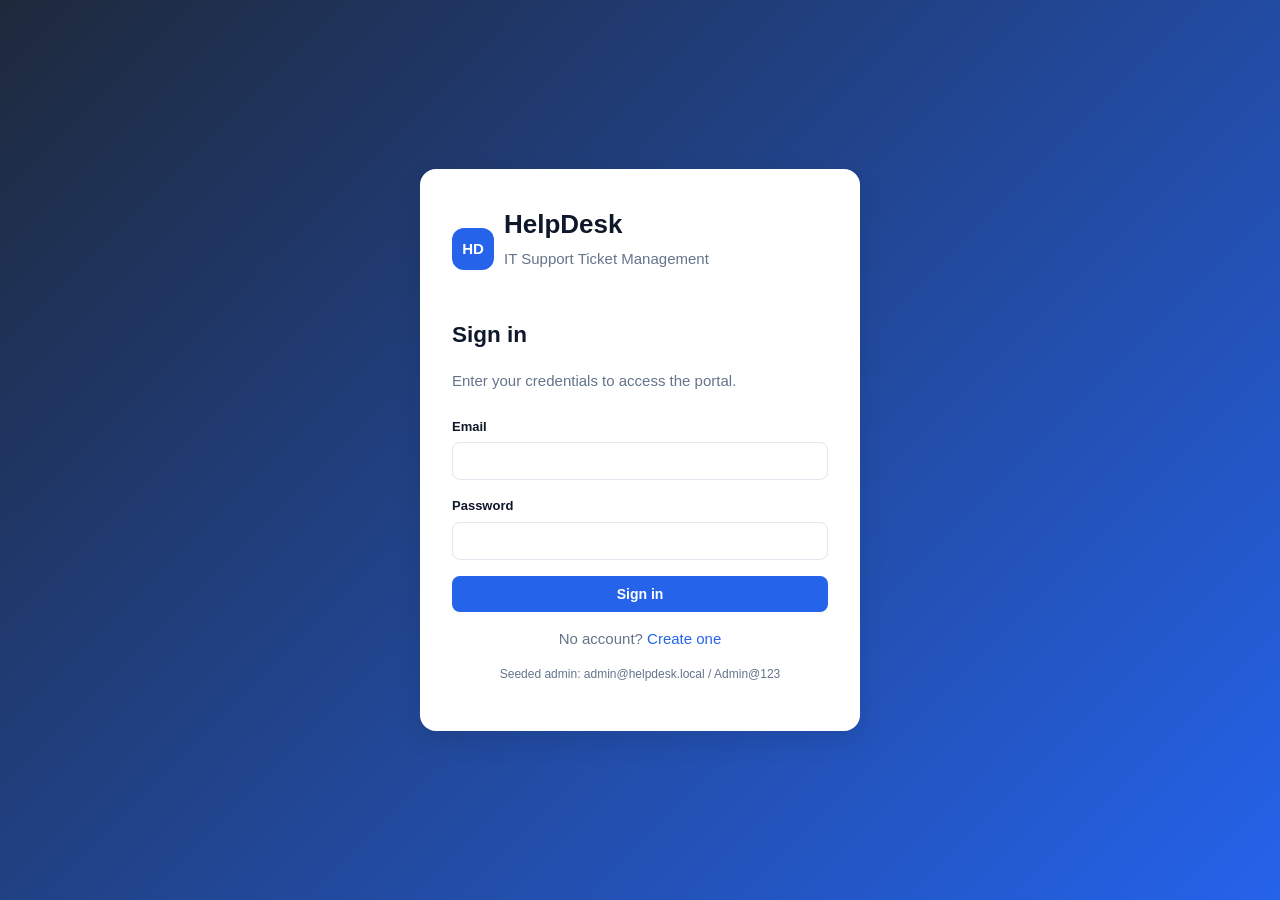
<file: src/HelpDesk.Api/wwwroot/index.html>
<!DOCTYPE html>
<html lang="en">
<head>
    <meta charset="utf-8">
    <meta name="viewport" content="width=device-width, initial-scale=1">
    <title>HelpDesk</title>
</head>
<body>
    <script>
        const existingToken = localStorage.getItem("helpdesk.token");
        window.location.replace(existingToken ? "dashboard.html" : "login.html");
    </script>
</body>
</html>
</file>
<file: src/HelpDesk.Api/wwwroot/css/styles.css>
:root {
    --bg: #f1f5f9;
    --surface: #ffffff;
    --surface-alt: #f8fafc;
    --border: #e2e8f0;
    --text: #0f172a;
    --text-muted: #64748b;
    --primary: #2563eb;
    --primary-dark: #1d4ed8;
    --primary-soft: #dbeafe;
    --success: #16a34a;
    --warning: #d97706;
    --danger: #dc2626;
    --info: #0891b2;
    --sidebar: #0f172a;
    --sidebar-text: #cbd5e1;
    --sidebar-active: #1e293b;
    --radius: 10px;
    --shadow: 0 1px 3px rgba(15, 23, 42, 0.08), 0 1px 2px rgba(15, 23, 42, 0.04);
    --shadow-lg: 0 10px 25px rgba(15, 23, 42, 0.12);
}

* {
    box-sizing: border-box;
}

html,
body {
    margin: 0;
    padding: 0;
}

body {
    font-family: "Segoe UI", Roboto, Helvetica, Arial, sans-serif;
    background: var(--bg);
    color: var(--text);
    font-size: 15px;
    line-height: 1.5;
}

a {
    color: var(--primary);
    text-decoration: none;
}

a:hover {
    text-decoration: underline;
}

/* Auth pages */
.auth-wrapper {
    min-height: 100vh;
    display: flex;
    align-items: center;
    justify-content: center;
    padding: 24px;
    background: linear-gradient(135deg, #1e293b 0%, #2563eb 100%);
}

.auth-card {
    width: 100%;
    max-width: 440px;
    background: var(--surface);
    border-radius: 16px;
    box-shadow: var(--shadow-lg);
    padding: 36px 32px;
}

.auth-card h1 {
    margin: 0 0 4px;
    font-size: 26px;
}

.auth-card .brand {
    display: flex;
    align-items: center;
    gap: 10px;
    margin-bottom: 24px;
}

.auth-card .brand-badge {
    width: 42px;
    height: 42px;
    border-radius: 12px;
    background: var(--primary);
    color: #fff;
    display: flex;
    align-items: center;
    justify-content: center;
    font-weight: 700;
}

.auth-card p.subtitle {
    color: var(--text-muted);
    margin: 0 0 24px;
}

/* Layout */
.app {
    display: flex;
    min-height: 100vh;
}

.sidebar {
    width: 240px;
    background: var(--sidebar);
    color: var(--sidebar-text);
    flex-shrink: 0;
    display: flex;
    flex-direction: column;
    position: fixed;
    top: 0;
    bottom: 0;
    left: 0;
    z-index: 40;
    transition: transform 0.2s ease;
}

.sidebar .brand {
    display: flex;
    align-items: center;
    gap: 10px;
    padding: 20px 20px;
    color: #fff;
    font-size: 18px;
    font-weight: 700;
    border-bottom: 1px solid rgba(255, 255, 255, 0.08);
}

.sidebar .brand-badge {
    width: 34px;
    height: 34px;
    border-radius: 9px;
    background: var(--primary);
    display: flex;
    align-items: center;
    justify-content: center;
    font-size: 15px;
}

.sidebar nav {
    padding: 12px;
    display: flex;
    flex-direction: column;
    gap: 2px;
    flex: 1;
}

.sidebar nav a {
    color: var(--sidebar-text);
    padding: 10px 14px;
    border-radius: 8px;
    font-size: 14px;
    display: flex;
    align-items: center;
    gap: 10px;
    text-decoration: none;
}

.sidebar nav a:hover {
    background: var(--sidebar-active);
    color: #fff;
    text-decoration: none;
}

.sidebar nav a.active {
    background: var(--primary);
    color: #fff;
}

.sidebar .sidebar-footer {
    padding: 16px;
    font-size: 12px;
    color: #64748b;
    border-top: 1px solid rgba(255, 255, 255, 0.08);
}

.main {
    flex: 1;
    margin-left: 240px;
    display: flex;
    flex-direction: column;
    min-width: 0;
}

.topbar {
    background: var(--surface);
    border-bottom: 1px solid var(--border);
    padding: 14px 24px;
    display: flex;
    align-items: center;
    justify-content: space-between;
    position: sticky;
    top: 0;
    z-index: 30;
}

.topbar h2 {
    margin: 0;
    font-size: 18px;
}

.topbar .user-area {
    display: flex;
    align-items: center;
    gap: 12px;
}

.avatar {
    width: 36px;
    height: 36px;
    border-radius: 50%;
    background: var(--primary-soft);
    color: var(--primary-dark);
    display: flex;
    align-items: center;
    justify-content: center;
    font-weight: 600;
    font-size: 13px;
}

.user-meta {
    font-size: 13px;
    line-height: 1.2;
}

.user-meta strong {
    display: block;
}

.user-meta span {
    color: var(--text-muted);
    font-size: 12px;
}

.content {
    padding: 24px;
    flex: 1;
}

.menu-toggle {
    display: none;
    background: none;
    border: none;
    font-size: 22px;
    cursor: pointer;
    color: var(--text);
}

/* Cards */
.cards-grid {
    display: grid;
    grid-template-columns: repeat(auto-fit, minmax(180px, 1fr));
    gap: 16px;
    margin-bottom: 24px;
}

.stat-card {
    background: var(--surface);
    border: 1px solid var(--border);
    border-radius: var(--radius);
    padding: 18px;
    box-shadow: var(--shadow);
}

.stat-card .label {
    color: var(--text-muted);
    font-size: 13px;
    text-transform: uppercase;
    letter-spacing: 0.04em;
}

.stat-card .value {
    font-size: 30px;
    font-weight: 700;
    margin-top: 6px;
}

.stat-card.accent-primary {
    border-left: 4px solid var(--primary);
}

.stat-card.accent-success {
    border-left: 4px solid var(--success);
}

.stat-card.accent-warning {
    border-left: 4px solid var(--warning);
}

.stat-card.accent-danger {
    border-left: 4px solid var(--danger);
}

.stat-card.accent-info {
    border-left: 4px solid var(--info);
}

.panel {
    background: var(--surface);
    border: 1px solid var(--border);
    border-radius: var(--radius);
    box-shadow: var(--shadow);
    margin-bottom: 24px;
    overflow: hidden;
}

.panel-header {
    padding: 16px 20px;
    border-bottom: 1px solid var(--border);
    display: flex;
    align-items: center;
    justify-content: space-between;
    gap: 12px;
    flex-wrap: wrap;
}

.panel-header h3 {
    margin: 0;
    font-size: 16px;
}

.panel-body {
    padding: 20px;
}

.grid-two {
    display: grid;
    grid-template-columns: 1fr 1fr;
    gap: 24px;
}

/* Tables */
.table-wrapper {
    overflow-x: auto;
}

table.data-table {
    width: 100%;
    border-collapse: collapse;
    font-size: 14px;
}

table.data-table th {
    text-align: left;
    padding: 12px 16px;
    background: var(--surface-alt);
    color: var(--text-muted);
    font-weight: 600;
    font-size: 12px;
    text-transform: uppercase;
    letter-spacing: 0.04em;
    border-bottom: 1px solid var(--border);
    cursor: pointer;
    white-space: nowrap;
}

table.data-table td {
    padding: 12px 16px;
    border-bottom: 1px solid var(--border);
    vertical-align: middle;
}

table.data-table tbody tr:hover {
    background: var(--surface-alt);
    cursor: pointer;
}

table.data-table td.actions {
    text-align: right;
    white-space: nowrap;
}

/* Badges */
.badge {
    display: inline-block;
    padding: 3px 10px;
    border-radius: 999px;
    font-size: 12px;
    font-weight: 600;
    line-height: 1.5;
    white-space: nowrap;
}

.badge-new {
    background: #e0e7ff;
    color: #4338ca;
}

.badge-assigned {
    background: #fef3c7;
    color: #b45309;
}

.badge-inprogress {
    background: #cffafe;
    color: #0e7490;
}

.badge-resolved {
    background: #dcfce7;
    color: #15803d;
}

.badge-closed {
    background: #e2e8f0;
    color: #475569;
}

.badge-low {
    background: #ecfdf5;
    color: #047857;
}

.badge-medium {
    background: #eff6ff;
    color: #1d4ed8;
}

.badge-high {
    background: #ffedd5;
    color: #c2410c;
}

.badge-critical {
    background: #fee2e2;
    color: #b91c1c;
}

.badge-role {
    background: var(--primary-soft);
    color: var(--primary-dark);
}

.badge-inactive {
    background: #fee2e2;
    color: #b91c1c;
}

.badge-internal {
    background: #f3e8ff;
    color: #7e22ce;
}

/* Forms */
.form-group {
    margin-bottom: 16px;
}

.form-group label {
    display: block;
    margin-bottom: 6px;
    font-weight: 600;
    font-size: 13px;
}

.form-control,
.form-select,
textarea.form-control {
    width: 100%;
    padding: 10px 12px;
    border: 1px solid var(--border);
    border-radius: 8px;
    font-size: 14px;
    font-family: inherit;
    background: #fff;
    color: var(--text);
}

.form-control:focus,
.form-select:focus {
    outline: none;
    border-color: var(--primary);
    box-shadow: 0 0 0 3px rgba(37, 99, 235, 0.15);
}

textarea.form-control {
    resize: vertical;
    min-height: 120px;
}

.form-row {
    display: grid;
    grid-template-columns: 1fr 1fr;
    gap: 16px;
}

.form-hint {
    font-size: 12px;
    color: var(--text-muted);
    margin-top: 4px;
}

.checkbox-row {
    display: flex;
    align-items: center;
    gap: 8px;
}

.checkbox-row input {
    width: 16px;
    height: 16px;
}

/* Buttons */
.btn {
    display: inline-flex;
    align-items: center;
    justify-content: center;
    gap: 6px;
    padding: 9px 16px;
    border: 1px solid transparent;
    border-radius: 8px;
    background: var(--primary);
    color: #fff;
    font-size: 14px;
    font-weight: 600;
    cursor: pointer;
    font-family: inherit;
    text-decoration: none;
    transition: background 0.15s ease;
}

.btn:hover {
    background: var(--primary-dark);
    text-decoration: none;
    color: #fff;
}

.btn:disabled {
    opacity: 0.6;
    cursor: not-allowed;
}

.btn-secondary {
    background: #fff;
    color: var(--text);
    border-color: var(--border);
}

.btn-secondary:hover {
    background: var(--surface-alt);
    color: var(--text);
}

.btn-danger {
    background: var(--danger);
}

.btn-danger:hover {
    background: #b91c1c;
}

.btn-success {
    background: var(--success);
}

.btn-success:hover {
    background: #15803d;
}

.btn-sm {
    padding: 5px 10px;
    font-size: 13px;
}

.btn-block {
    width: 100%;
}

.btn-group {
    display: flex;
    gap: 8px;
    flex-wrap: wrap;
}

/* Toolbar / filters */
.toolbar {
    display: flex;
    gap: 12px;
    flex-wrap: wrap;
    align-items: flex-end;
}

.toolbar .form-group {
    margin-bottom: 0;
}

.toolbar .grow {
    flex: 1;
    min-width: 200px;
}

/* Pagination */
.pagination {
    display: flex;
    align-items: center;
    justify-content: space-between;
    gap: 12px;
    padding: 14px 20px;
    border-top: 1px solid var(--border);
    flex-wrap: wrap;
}

.pagination .page-info {
    color: var(--text-muted);
    font-size: 13px;
}

.pagination .page-buttons {
    display: flex;
    gap: 6px;
}

/* Comments + timeline */
.comment {
    display: flex;
    gap: 12px;
    padding: 14px 0;
    border-bottom: 1px solid var(--border);
}

.comment:last-child {
    border-bottom: none;
}

.comment .body {
    flex: 1;
    min-width: 0;
}

.comment .meta {
    font-size: 12px;
    color: var(--text-muted);
    margin-bottom: 4px;
}

.comment.internal {
    background: #faf5ff;
    border-radius: 8px;
    padding: 14px;
    border: 1px solid #e9d5ff;
}

.timeline {
    position: relative;
    padding-left: 22px;
}

.timeline::before {
    content: "";
    position: absolute;
    left: 7px;
    top: 6px;
    bottom: 6px;
    width: 2px;
    background: var(--border);
}

.timeline-item {
    position: relative;
    padding-bottom: 16px;
}

.timeline-item::before {
    content: "";
    position: absolute;
    left: -19px;
    top: 5px;
    width: 10px;
    height: 10px;
    border-radius: 50%;
    background: var(--primary);
}

.timeline-item .tl-time {
    font-size: 12px;
    color: var(--text-muted);
}

.timeline-item .tl-text {
    font-size: 14px;
}

.detail-list {
    display: grid;
    grid-template-columns: 160px 1fr;
    gap: 10px 16px;
    font-size: 14px;
}

.detail-list dt {
    color: var(--text-muted);
    font-weight: 600;
}

.detail-list dd {
    margin: 0;
}

/* Bars for dashboard */
.bar-row {
    display: grid;
    grid-template-columns: 130px 1fr 48px;
    align-items: center;
    gap: 12px;
    margin-bottom: 10px;
    font-size: 13px;
}

.bar-track {
    background: var(--surface-alt);
    border-radius: 999px;
    height: 10px;
    overflow: hidden;
}

.bar-fill {
    height: 100%;
    background: var(--primary);
    border-radius: 999px;
}

.bar-fill.success {
    background: var(--success);
}

.bar-fill.warning {
    background: var(--warning);
}

.bar-fill.danger {
    background: var(--danger);
}

.bar-fill.info {
    background: var(--info);
}

/* Toast */
.toast-container {
    position: fixed;
    top: 20px;
    right: 20px;
    z-index: 100;
    display: flex;
    flex-direction: column;
    gap: 10px;
}

.toast {
    min-width: 260px;
    max-width: 380px;
    padding: 12px 16px;
    border-radius: 8px;
    background: #fff;
    box-shadow: var(--shadow-lg);
    border-left: 4px solid var(--primary);
    font-size: 14px;
    animation: slideIn 0.2s ease;
}

.toast.success {
    border-left-color: var(--success);
}

.toast.error {
    border-left-color: var(--danger);
}

.toast.warning {
    border-left-color: var(--warning);
}

@keyframes slideIn {
    from {
        opacity: 0;
        transform: translateX(20px);
    }

    to {
        opacity: 1;
        transform: translateX(0);
    }
}

/* Modal */
.modal-backdrop {
    position: fixed;
    inset: 0;
    background: rgba(15, 23, 42, 0.5);
    display: flex;
    align-items: center;
    justify-content: center;
    z-index: 90;
    padding: 20px;
}

.modal {
    background: #fff;
    border-radius: 12px;
    width: 100%;
    max-width: 460px;
    box-shadow: var(--shadow-lg);
    overflow: hidden;
}

.modal-header {
    padding: 16px 20px;
    border-bottom: 1px solid var(--border);
    display: flex;
    align-items: center;
    justify-content: space-between;
}

.modal-header h3 {
    margin: 0;
    font-size: 17px;
}

.modal-body {
    padding: 20px;
}

.modal-footer {
    padding: 14px 20px;
    border-top: 1px solid var(--border);
    display: flex;
    justify-content: flex-end;
    gap: 10px;
}

/* Utility */
.text-muted {
    color: var(--text-muted);
}

.empty-state {
    text-align: center;
    padding: 40px 20px;
    color: var(--text-muted);
}

.spinner {
    width: 26px;
    height: 26px;
    border: 3px solid var(--border);
    border-top-color: var(--primary);
    border-radius: 50%;
    animation: spin 0.8s linear infinite;
    margin: 30px auto;
}

@keyframes spin {
    to {
        transform: rotate(360deg);
    }
}

.mt-0 {
    margin-top: 0;
}

.mb-0 {
    margin-bottom: 0;
}

.mt-2 {
    margin-top: 16px;
}

.flex-between {
    display: flex;
    align-items: center;
    justify-content: space-between;
    gap: 12px;
    flex-wrap: wrap;
}

.alert {
    padding: 12px 16px;
    border-radius: 8px;
    font-size: 14px;
    margin-bottom: 16px;
}

.alert-error {
    background: #fef2f2;
    color: #b91c1c;
    border: 1px solid #fecaca;
}

.hidden {
    display: none !important;
}

/* Responsive */
@media (max-width: 900px) {
    .grid-two,
    .form-row {
        grid-template-columns: 1fr;
    }
}

@media (max-width: 768px) {
    .sidebar {
        transform: translateX(-100%);
    }

    .sidebar.open {
        transform: translateX(0);
    }

    .main {
        margin-left: 0;
    }

    .menu-toggle {
        display: block;
    }

    .content {
        padding: 16px;
    }

    .detail-list {
        grid-template-columns: 1fr;
        gap: 2px 0;
    }

    .detail-list dt {
        margin-top: 8px;
    }
}
</file>
